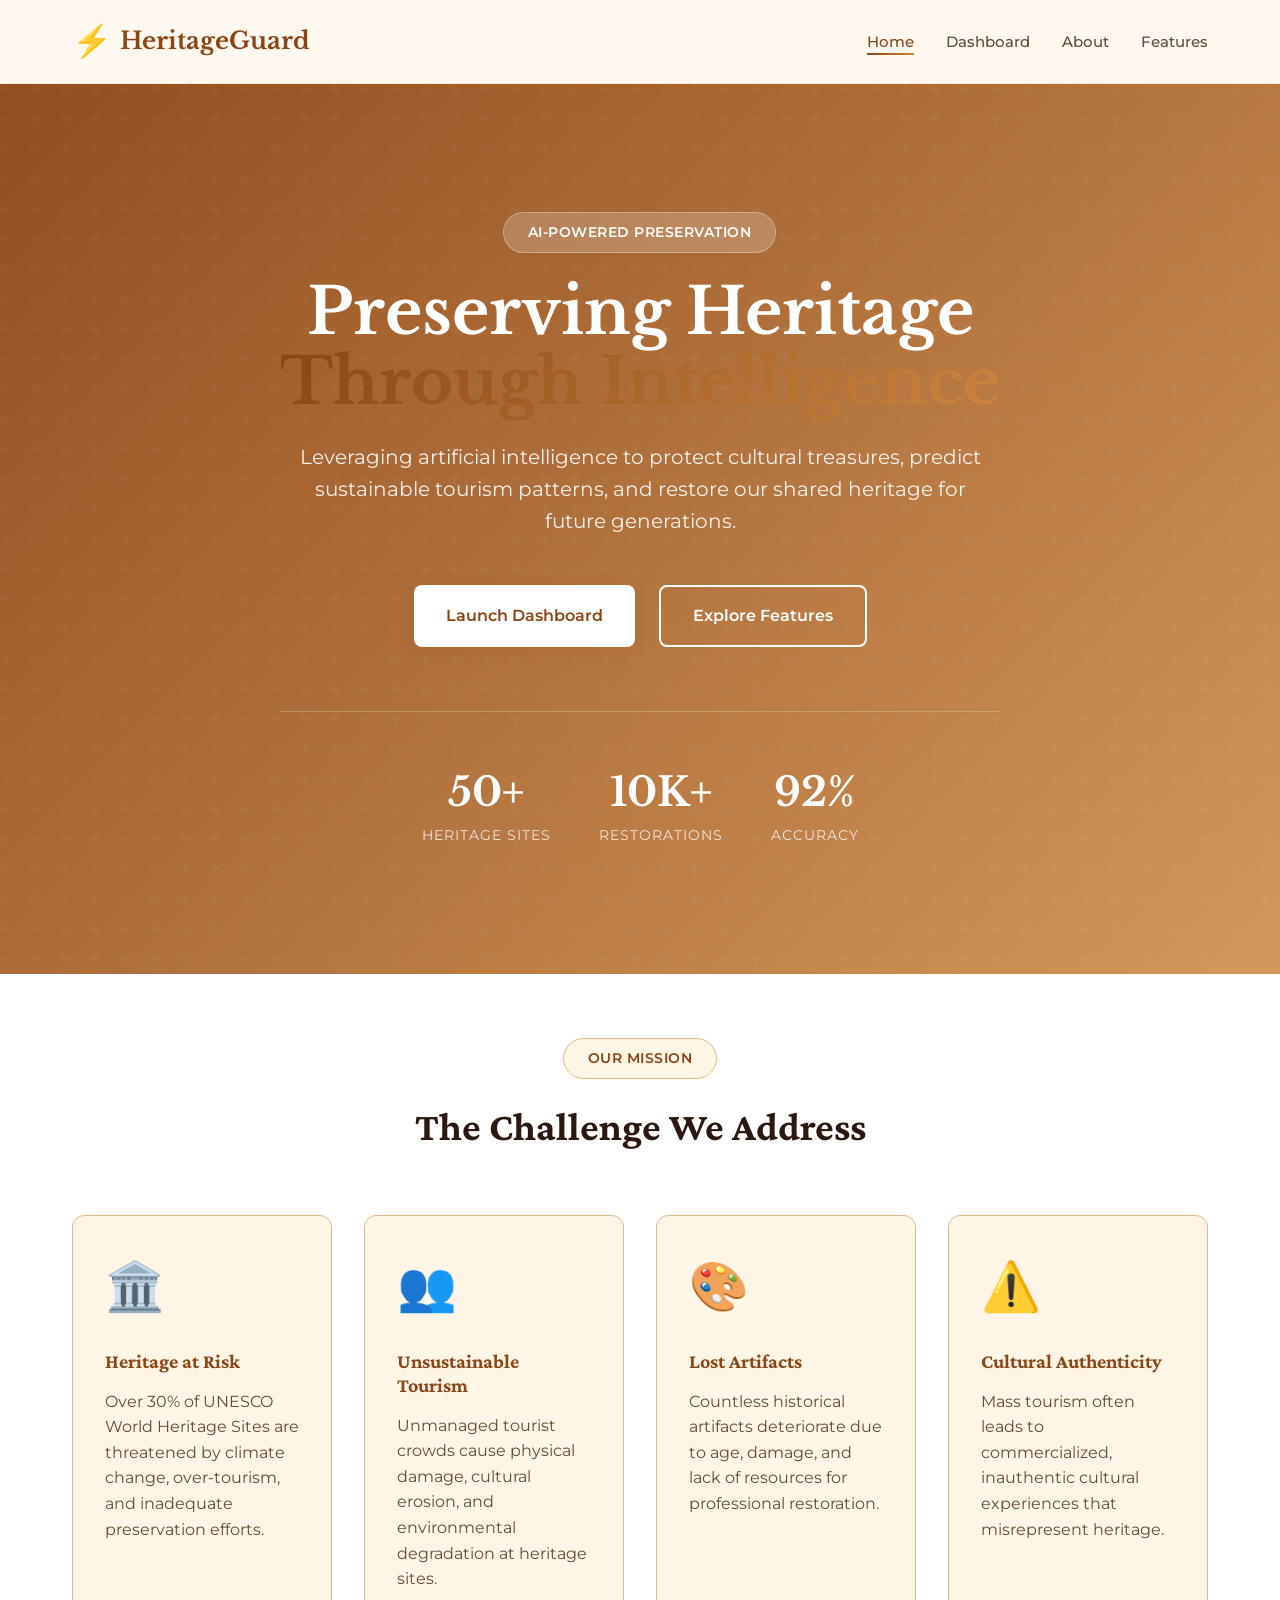
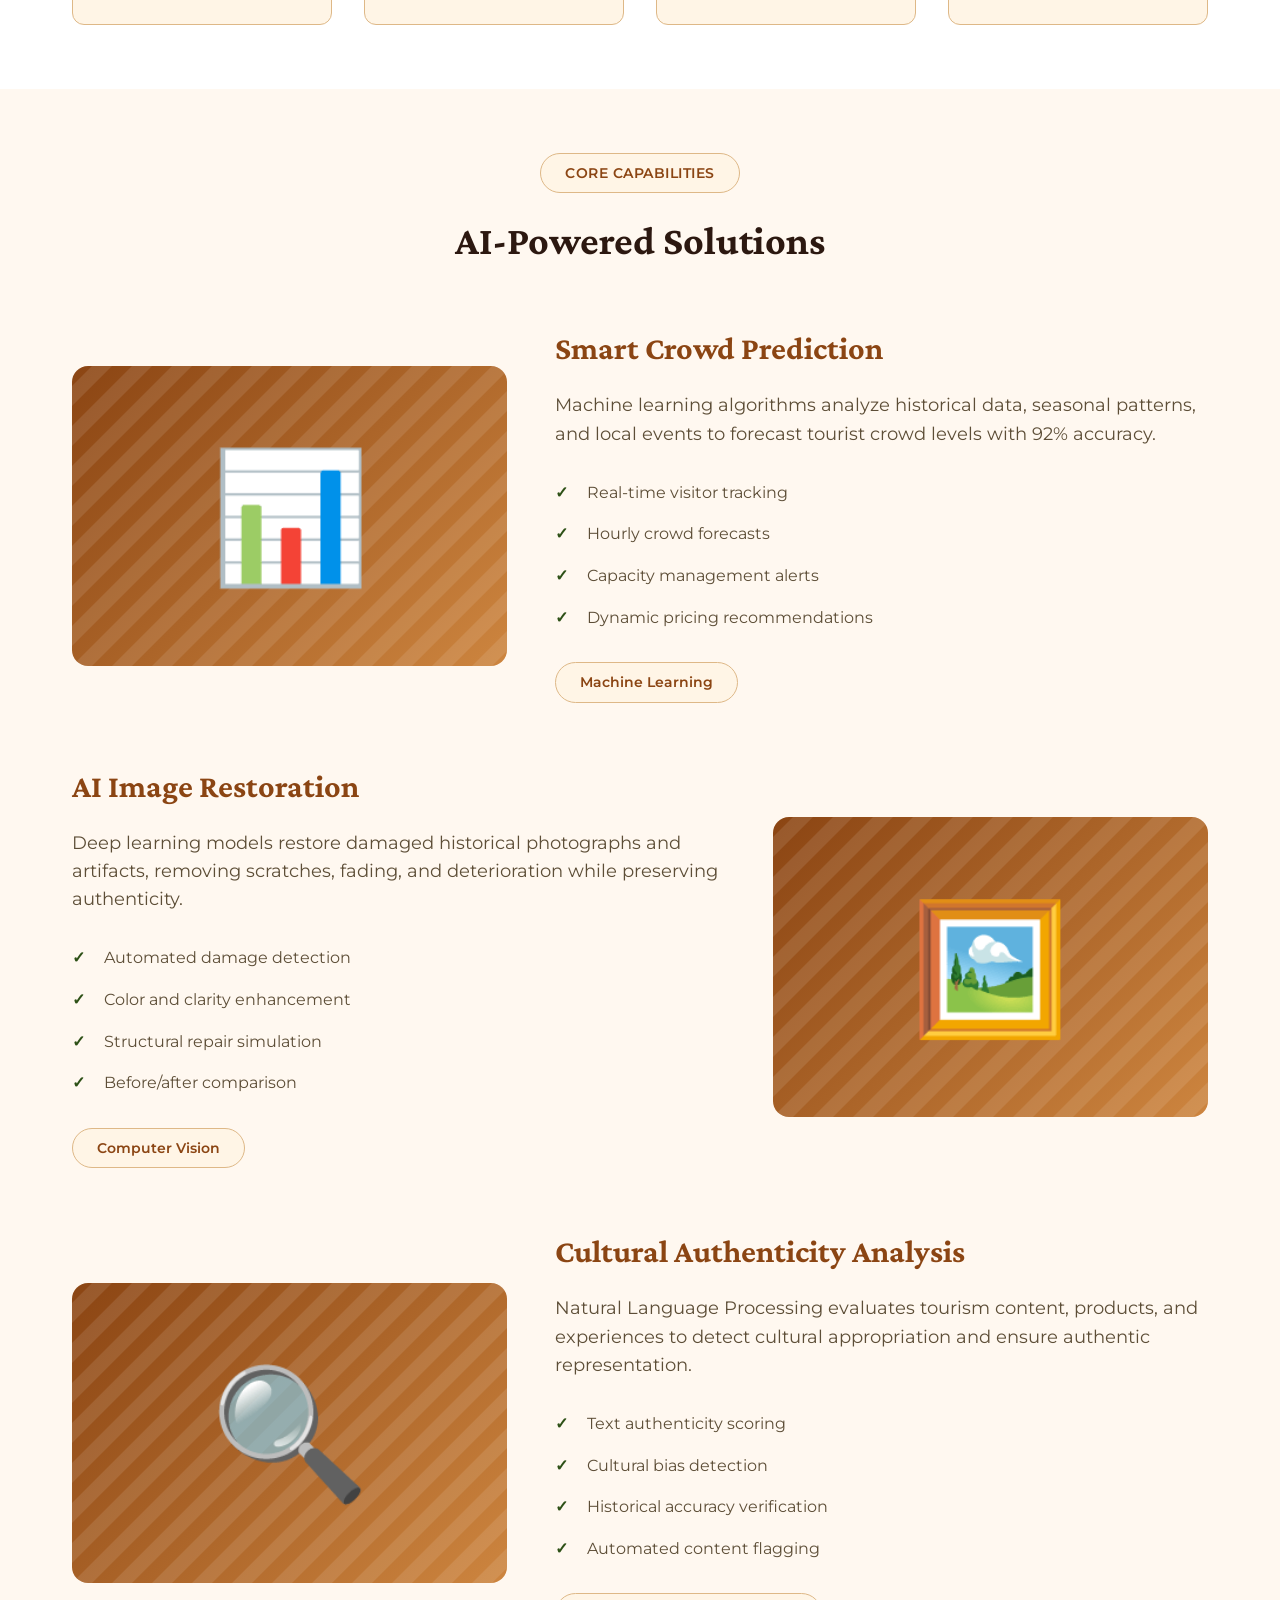
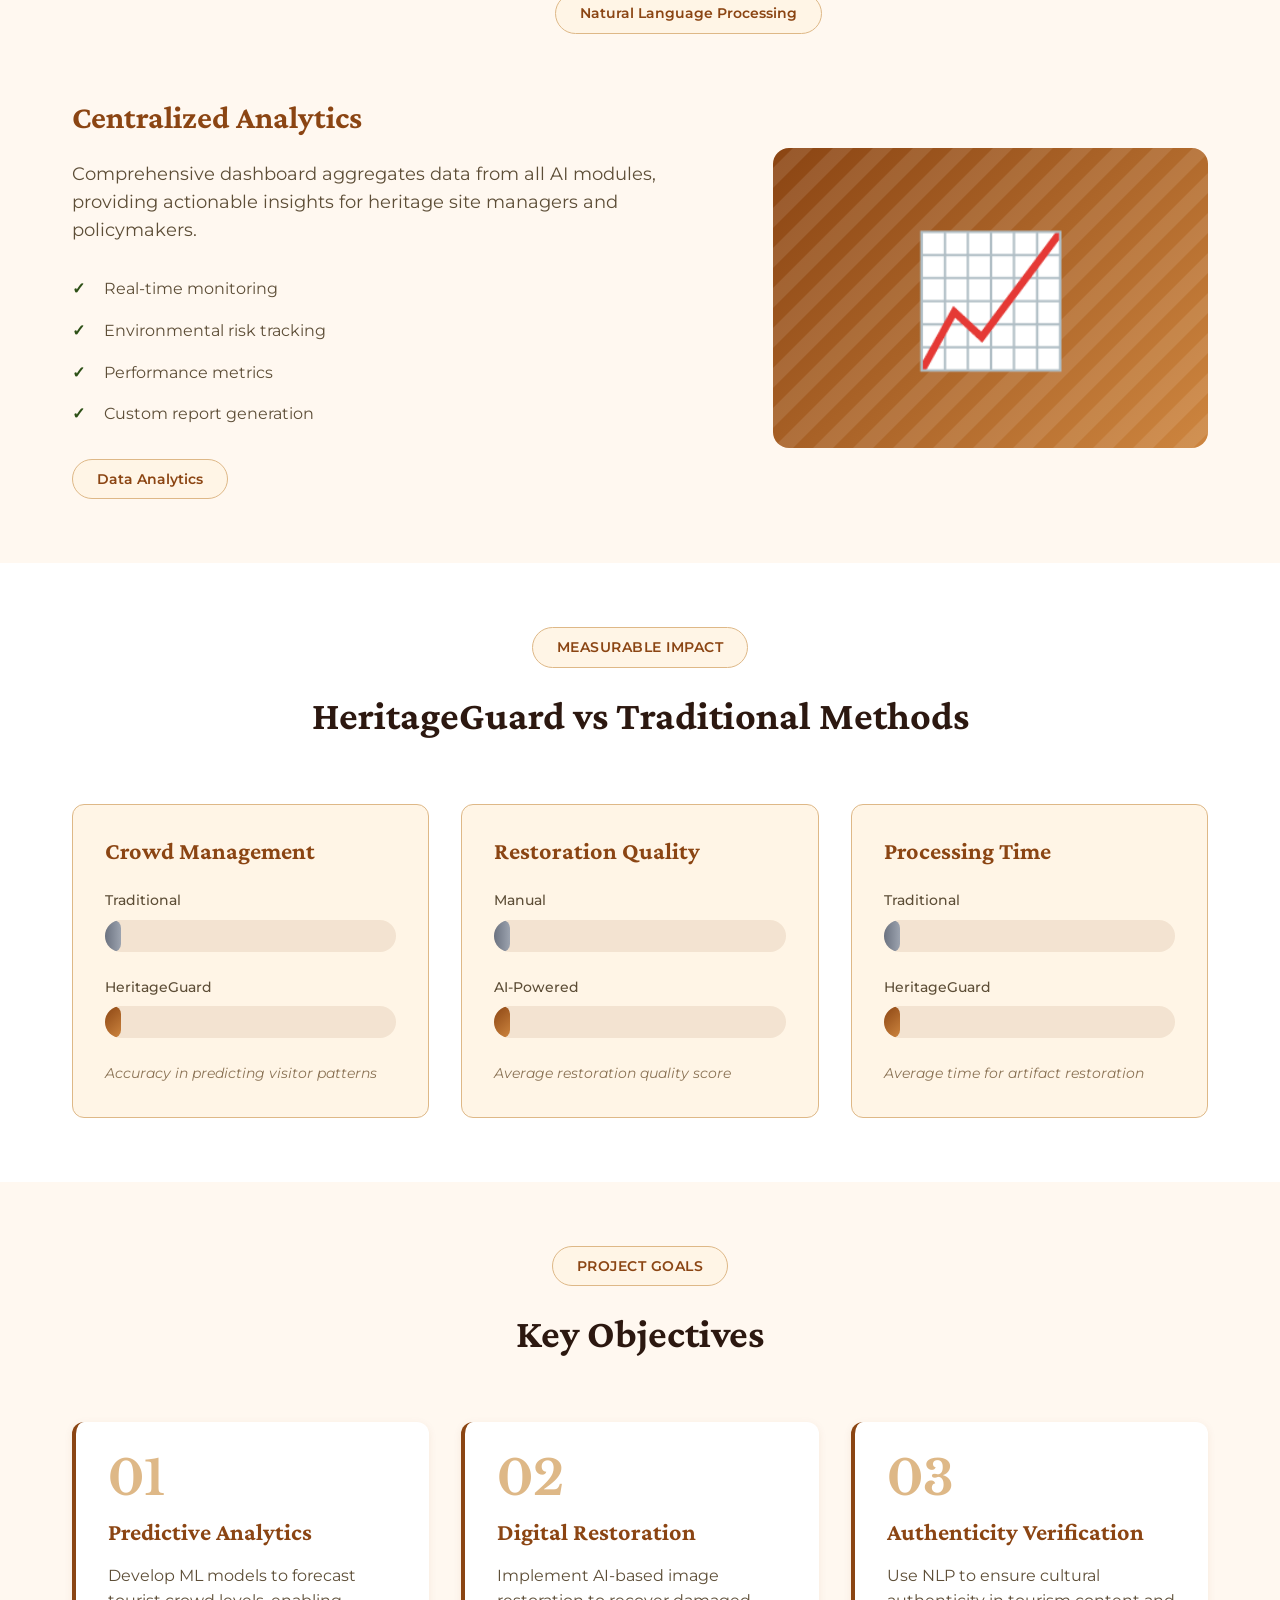
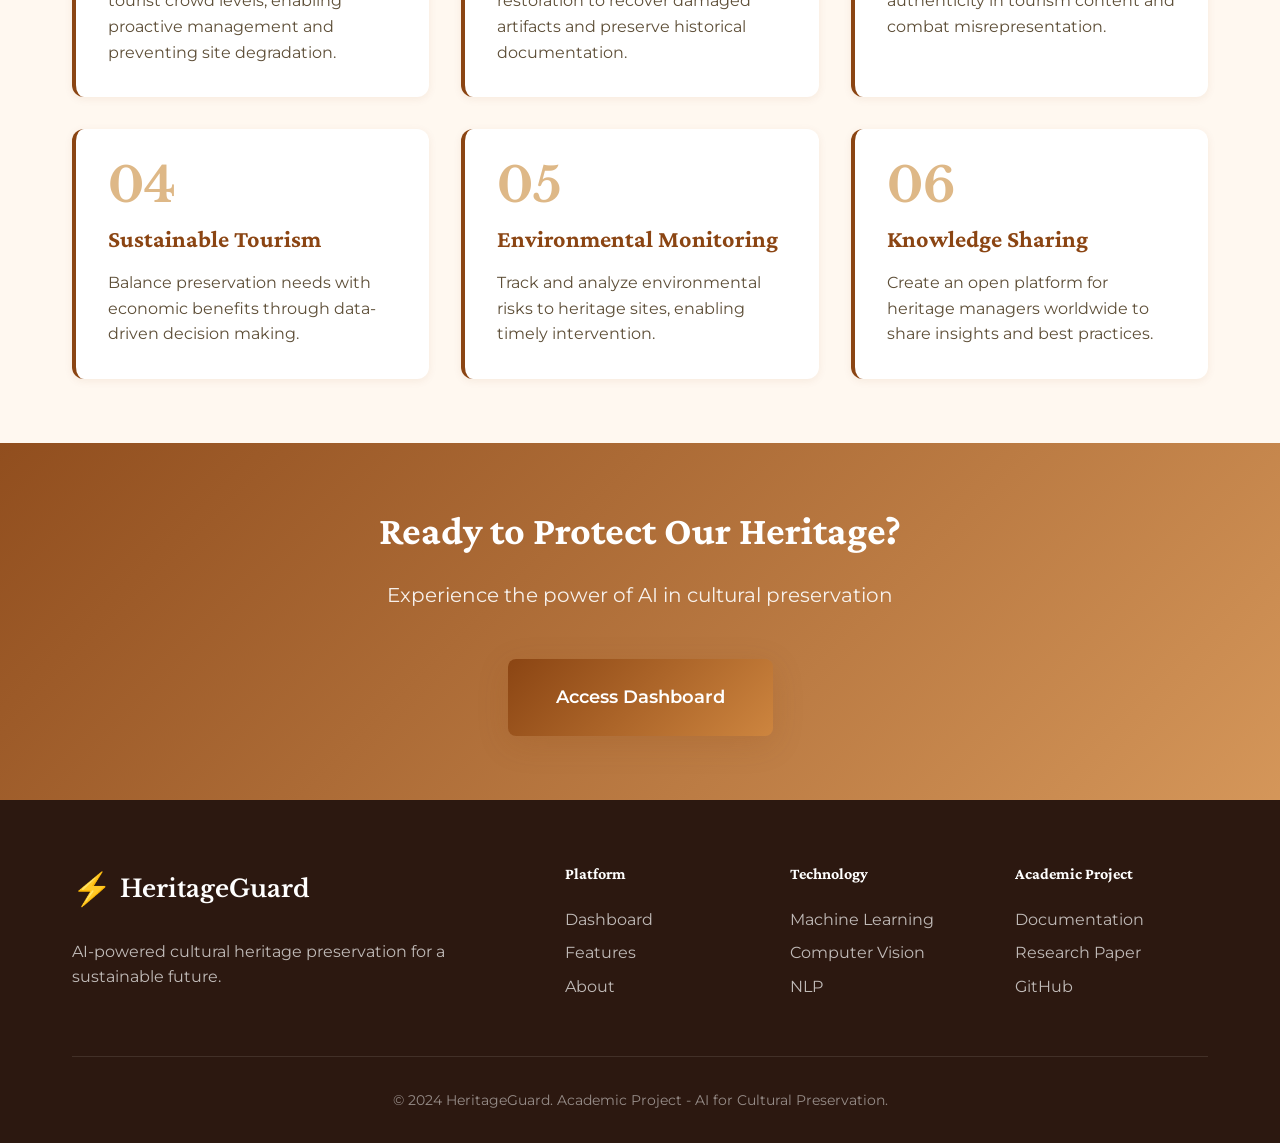
<file: index.html>
<!DOCTYPE html>
<html lang="en">
<head>
    <meta charset="UTF-8">
    <meta name="viewport" content="width=device-width, initial-scale=1.0">
    <title>HeritageGuard - AI for Cultural Preservation</title>
    <link href="https://fonts.googleapis.com/css2?family=Crimson+Pro:wght@300;400;600;700&family=Libre+Baskerville:wght@400;700&family=Montserrat:wght@300;400;500;600&display=swap" rel="stylesheet">
    <link rel="stylesheet" href="styles.css">
</head>
<body>
    <nav class="navbar">
        <div class="nav-container">
            <div class="logo">
                <span class="logo-icon">⚡</span>
                <span class="logo-text">HeritageGuard</span>
            </div>
            <ul class="nav-links">
                <li><a href="index.html" class="active">Home</a></li>
                <li><a href="dashboard.html">Dashboard</a></li>
                <li><a href="#about">About</a></li>
                <li><a href="#features">Features</a></li>
            </ul>
        </div>
    </nav>

    <section class="hero">
        <div class="hero-background"></div>
        <div class="hero-content">
            <div class="hero-badge">AI-Powered Preservation</div>
            <h1 class="hero-title">
                Preserving Heritage<br>
                <span class="gradient-text">Through Intelligence</span>
            </h1>
            <p class="hero-description">
                Leveraging artificial intelligence to protect cultural treasures,
                predict sustainable tourism patterns, and restore our shared heritage
                for future generations.
            </p>
            <div class="hero-buttons">
                <a href="dashboard.html" class="btn btn-primary">Launch Dashboard</a>
                <a href="#features" class="btn btn-secondary">Explore Features</a>
            </div>
            <div class="hero-stats">
                <div class="stat-item">
                    <div class="stat-number">50+</div>
                    <div class="stat-label">Heritage Sites</div>
                </div>
                <div class="stat-item">
                    <div class="stat-number">10K+</div>
                    <div class="stat-label">Restorations</div>
                </div>
                <div class="stat-item">
                    <div class="stat-number">92%</div>
                    <div class="stat-label">Accuracy</div>
                </div>
            </div>
        </div>
    </section>

    <section id="about" class="about-section">
        <div class="container">
            <div class="section-header">
                <span class="section-badge">Our Mission</span>
                <h2 class="section-title">The Challenge We Address</h2>
            </div>
            <div class="about-grid">
                <div class="about-card">
                    <div class="card-icon">🏛️</div>
                    <h3>Heritage at Risk</h3>
                    <p>Over 30% of UNESCO World Heritage Sites are threatened by climate change, over-tourism, and inadequate preservation efforts.</p>
                </div>
                <div class="about-card">
                    <div class="card-icon">👥</div>
                    <h3>Unsustainable Tourism</h3>
                    <p>Unmanaged tourist crowds cause physical damage, cultural erosion, and environmental degradation at heritage sites.</p>
                </div>
                <div class="about-card">
                    <div class="card-icon">🎨</div>
                    <h3>Lost Artifacts</h3>
                    <p>Countless historical artifacts deteriorate due to age, damage, and lack of resources for professional restoration.</p>
                </div>
                <div class="about-card">
                    <div class="card-icon">⚠️</div>
                    <h3>Cultural Authenticity</h3>
                    <p>Mass tourism often leads to commercialized, inauthentic cultural experiences that misrepresent heritage.</p>
                </div>
            </div>
        </div>
    </section>

    <section id="features" class="features-section">
        <div class="container">
            <div class="section-header">
                <span class="section-badge">Core Capabilities</span>
                <h2 class="section-title">AI-Powered Solutions</h2>
            </div>
            
            <div class="feature-showcase">
                <div class="feature-item">
                    <div class="feature-visual">
                        <div class="visual-icon">📊</div>
                        <div class="visual-decoration"></div>
                    </div>
                    <div class="feature-content">
                        <h3>Smart Crowd Prediction</h3>
                        <p>Machine learning algorithms analyze historical data, seasonal patterns, and local events to forecast tourist crowd levels with 92% accuracy.</p>
                        <ul class="feature-list">
                            <li>Real-time visitor tracking</li>
                            <li>Hourly crowd forecasts</li>
                            <li>Capacity management alerts</li>
                            <li>Dynamic pricing recommendations</li>
                        </ul>
                        <div class="feature-tag">Machine Learning</div>
                    </div>
                </div>

                <div class="feature-item reverse">
                    <div class="feature-visual">
                        <div class="visual-icon">🖼️</div>
                        <div class="visual-decoration"></div>
                    </div>
                    <div class="feature-content">
                        <h3>AI Image Restoration</h3>
                        <p>Deep learning models restore damaged historical photographs and artifacts, removing scratches, fading, and deterioration while preserving authenticity.</p>
                        <ul class="feature-list">
                            <li>Automated damage detection</li>
                            <li>Color and clarity enhancement</li>
                            <li>Structural repair simulation</li>
                            <li>Before/after comparison</li>
                        </ul>
                        <div class="feature-tag">Computer Vision</div>
                    </div>
                </div>

                <div class="feature-item">
                    <div class="feature-visual">
                        <div class="visual-icon">🔍</div>
                        <div class="visual-decoration"></div>
                    </div>
                    <div class="feature-content">
                        <h3>Cultural Authenticity Analysis</h3>
                        <p>Natural Language Processing evaluates tourism content, products, and experiences to detect cultural appropriation and ensure authentic representation.</p>
                        <ul class="feature-list">
                            <li>Text authenticity scoring</li>
                            <li>Cultural bias detection</li>
                            <li>Historical accuracy verification</li>
                            <li>Automated content flagging</li>
                        </ul>
                        <div class="feature-tag">Natural Language Processing</div>
                    </div>
                </div>

                <div class="feature-item reverse">
                    <div class="feature-visual">
                        <div class="visual-icon">📈</div>
                        <div class="visual-decoration"></div>
                    </div>
                    <div class="feature-content">
                        <h3>Centralized Analytics</h3>
                        <p>Comprehensive dashboard aggregates data from all AI modules, providing actionable insights for heritage site managers and policymakers.</p>
                        <ul class="feature-list">
                            <li>Real-time monitoring</li>
                            <li>Environmental risk tracking</li>
                            <li>Performance metrics</li>
                            <li>Custom report generation</li>
                        </ul>
                        <div class="feature-tag">Data Analytics</div>
                    </div>
                </div>
            </div>
        </div>
    </section>

    <section class="impact-section">
        <div class="container">
            <div class="section-header">
                <span class="section-badge">Measurable Impact</span>
                <h2 class="section-title">HeritageGuard vs Traditional Methods</h2>
            </div>
            
            <div class="comparison-grid">
                <div class="comparison-card">
                    <div class="comparison-header">
                        <h4>Crowd Management</h4>
                    </div>
                    <div class="comparison-bars">
                        <div class="bar-row">
                            <span class="bar-label">Traditional</span>
                            <div class="bar-container">
                                <div class="bar traditional" style="width: 45%;">45%</div>
                            </div>
                        </div>
                        <div class="bar-row">
                            <span class="bar-label">HeritageGuard</span>
                            <div class="bar-container">
                                <div class="bar heritage" style="width: 92%;">92%</div>
                            </div>
                        </div>
                    </div>
                    <p class="comparison-note">Accuracy in predicting visitor patterns</p>
                </div>

                <div class="comparison-card">
                    <div class="comparison-header">
                        <h4>Restoration Quality</h4>
                    </div>
                    <div class="comparison-bars">
                        <div class="bar-row">
                            <span class="bar-label">Manual</span>
                            <div class="bar-container">
                                <div class="bar traditional" style="width: 70%;">70%</div>
                            </div>
                        </div>
                        <div class="bar-row">
                            <span class="bar-label">AI-Powered</span>
                            <div class="bar-container">
                                <div class="bar heritage" style="width: 94%;">94%</div>
                            </div>
                        </div>
                    </div>
                    <p class="comparison-note">Average restoration quality score</p>
                </div>

                <div class="comparison-card">
                    <div class="comparison-header">
                        <h4>Processing Time</h4>
                    </div>
                    <div class="comparison-bars">
                        <div class="bar-row">
                            <span class="bar-label">Traditional</span>
                            <div class="bar-container">
                                <div class="bar traditional" style="width: 85%;">7 days</div>
                            </div>
                        </div>
                        <div class="bar-row">
                            <span class="bar-label">HeritageGuard</span>
                            <div class="bar-container">
                                <div class="bar heritage" style="width: 15%;">3 min</div>
                            </div>
                        </div>
                    </div>
                    <p class="comparison-note">Average time for artifact restoration</p>
                </div>
            </div>
        </div>
    </section>

    <section class="objectives-section">
        <div class="container">
            <div class="section-header">
                <span class="section-badge">Project Goals</span>
                <h2 class="section-title">Key Objectives</h2>
            </div>
            
            <div class="objectives-grid">
                <div class="objective-card">
                    <div class="objective-number">01</div>
                    <h3>Predictive Analytics</h3>
                    <p>Develop ML models to forecast tourist crowd levels, enabling proactive management and preventing site degradation.</p>
                </div>
                <div class="objective-card">
                    <div class="objective-number">02</div>
                    <h3>Digital Restoration</h3>
                    <p>Implement AI-based image restoration to recover damaged artifacts and preserve historical documentation.</p>
                </div>
                <div class="objective-card">
                    <div class="objective-number">03</div>
                    <h3>Authenticity Verification</h3>
                    <p>Use NLP to ensure cultural authenticity in tourism content and combat misrepresentation.</p>
                </div>
                <div class="objective-card">
                    <div class="objective-number">04</div>
                    <h3>Sustainable Tourism</h3>
                    <p>Balance preservation needs with economic benefits through data-driven decision making.</p>
                </div>
                <div class="objective-card">
                    <div class="objective-number">05</div>
                    <h3>Environmental Monitoring</h3>
                    <p>Track and analyze environmental risks to heritage sites, enabling timely intervention.</p>
                </div>
                <div class="objective-card">
                    <div class="objective-number">06</div>
                    <h3>Knowledge Sharing</h3>
                    <p>Create an open platform for heritage managers worldwide to share insights and best practices.</p>
                </div>
            </div>
        </div>
    </section>

    <section class="cta-section">
        <div class="cta-content">
            <h2>Ready to Protect Our Heritage?</h2>
            <p>Experience the power of AI in cultural preservation</p>
            <a href="dashboard.html" class="btn btn-cta">Access Dashboard</a>
        </div>
    </section>

    <footer class="footer">
        <div class="container">
            <div class="footer-content">
                <div class="footer-brand">
                    <div class="logo">
                        <span class="logo-icon">⚡</span>
                        <span class="logo-text">HeritageGuard</span>
                    </div>
                    <p>AI-powered cultural heritage preservation for a sustainable future.</p>
                </div>
                <div class="footer-links">
                    <div class="footer-column">
                        <h4>Platform</h4>
                        <a href="dashboard.html">Dashboard</a>
                        <a href="#features">Features</a>
                        <a href="#about">About</a>
                    </div>
                    <div class="footer-column">
                        <h4>Technology</h4>
                        <a href="#">Machine Learning</a>
                        <a href="#">Computer Vision</a>
                        <a href="#">NLP</a>
                    </div>
                    <div class="footer-column">
                        <h4>Academic Project</h4>
                        <a href="#">Documentation</a>
                        <a href="#">Research Paper</a>
                        <a href="#">GitHub</a>
                    </div>
                </div>
            </div>
            <div class="footer-bottom">
                <p>&copy; 2024 HeritageGuard. Academic Project - AI for Cultural Preservation.</p>
            </div>
        </div>
    </footer>

    <script src="script.js"></script>
</body>
</html>
</file>
<file: styles.css>
:root {
    --color-primary: #8B4513;
    --color-primary-light: #A0522D;
    --color-primary-dark: #654321;
    --color-secondary: #DAA520;
    --color-accent: #CD853F;
    --color-accent-light: #DEB887;
    --color-bg-light: #FFF8F0;
    --color-bg-dark: #2C1810;
    --color-surface: #FFFFFF;
    --color-surface-elevated: #FFF5E6;
    --color-text-primary: #2C1810;
    --color-text-secondary: #5D4E37;
    --color-text-light: #8B7355;
    --color-success: #2D5016;
    --color-warning: #D97706;
    --color-danger: #991B1B;
    --color-info: #1E40AF;
    --gradient-primary: linear-gradient(135deg, #8B4513 0%, #CD853F 100%);
    --gradient-secondary: linear-gradient(135deg, #DAA520 0%, #F4E4BC 100%);
    --gradient-hero: linear-gradient(135deg, rgba(139, 69, 19, 0.95) 0%, rgba(205, 133, 63, 0.85) 100%);
    --space-xs: 0.5rem;
    --space-sm: 1rem;
    --space-md: 1.5rem;
    --space-lg: 2rem;
    --space-xl: 3rem;
    --space-2xl: 4rem;
    --font-display: 'Libre Baskerville', serif;
    --font-heading: 'Crimson Pro', serif;
    --font-body: 'Montserrat', sans-serif;
    --shadow-sm: 0 2px 8px rgba(139, 69, 19, 0.08);
    --shadow-md: 0 4px 16px rgba(139, 69, 19, 0.12);
    --shadow-lg: 0 8px 32px rgba(139, 69, 19, 0.16);
    --shadow-xl: 0 16px 48px rgba(139, 69, 19, 0.24);
    --radius-sm: 4px;
    --radius-md: 8px;
    --radius-lg: 12px;
    --radius-xl: 16px;
    --transition-fast: 150ms cubic-bezier(0.4, 0, 0.2, 1);
    --transition-base: 250ms cubic-bezier(0.4, 0, 0.2, 1);
    --transition-slow: 350ms cubic-bezier(0.4, 0, 0.2, 1);
}

* {
    margin: 0;
    padding: 0;
    box-sizing: border-box;
}

html {
    scroll-behavior: smooth;
}

body {
    font-family: var(--font-body);
    font-size: 16px;
    line-height: 1.6;
    color: var(--color-text-primary);
    background: var(--color-bg-light);
    overflow-x: hidden;
}

.container {
    max-width: 1200px;
    margin: 0 auto;
    padding: 0 var(--space-lg);
}

h1, h2, h3, h4, h5, h6 {
    font-family: var(--font-heading);
    font-weight: 700;
    line-height: 1.2;
    color: var(--color-text-primary);
}

h1 { font-size: 3.5rem; }
h2 { font-size: 2.5rem; }
h3 { font-size: 1.75rem; }
h4 { font-size: 1.5rem; }
h5 { font-size: 1.25rem; }
h6 { font-size: 1rem; }

.gradient-text {
    background: var(--gradient-primary);
    -webkit-background-clip: text;
    -webkit-text-fill-color: transparent;
    background-clip: text;
}

.navbar {
    position: sticky;
    top: 0;
    background: rgba(255, 248, 240, 0.95);
    backdrop-filter: blur(10px);
    border-bottom: 1px solid rgba(139, 69, 19, 0.1);
    z-index: 1000;
    padding: var(--space-sm) 0;
}

.nav-container {
    max-width: 1200px;
    margin: 0 auto;
    padding: 0 var(--space-lg);
    display: flex;
    justify-content: space-between;
    align-items: center;
}

.logo {
    display: flex;
    align-items: center;
    gap: var(--space-xs);
    font-family: var(--font-display);
    font-size: 1.5rem;
    font-weight: 700;
    color: var(--color-primary);
    text-decoration: none;
}

.logo-icon {
    font-size: 2rem;
    animation: pulse 2s ease-in-out infinite;
}

@keyframes pulse {
    0%, 100% { opacity: 1; transform: scale(1); }
    50% { opacity: 0.8; transform: scale(1.1); }
}

.nav-links {
    display: flex;
    list-style: none;
    gap: var(--space-lg);
}

.nav-links a {
    color: var(--color-text-secondary);
    text-decoration: none;
    font-weight: 500;
    font-size: 0.95rem;
    transition: color var(--transition-base);
    position: relative;
}

.nav-links a::after {
    content: '';
    position: absolute;
    bottom: -4px;
    left: 0;
    width: 0;
    height: 2px;
    background: var(--gradient-primary);
    transition: width var(--transition-base);
}

.nav-links a:hover,
.nav-links a.active {
    color: var(--color-primary);
}

.nav-links a:hover::after,
.nav-links a.active::after {
    width: 100%;
}

.hero {
    position: relative;
    min-height: 90vh;
    display: flex;
    align-items: center;
    justify-content: center;
    overflow: hidden;
    background: var(--gradient-hero);
}

.hero-background {
    position: absolute;
    inset: 0;
    background-image: url("data:image/svg+xml,%3Csvg width='60' height='60' viewBox='0 0 60 60' xmlns='http://www.w3.org/2000/svg'%3E%3Cg fill='none' fill-rule='evenodd'%3E%3Cg fill='%23FFF8F0' fill-opacity='0.08'%3E%3Cpath d='M36 34v-4h-2v4h-4v2h4v4h2v-4h4v-2h-4zm0-30V0h-2v4h-4v2h4v4h2V6h4V4h-4zM6 34v-4H4v4H0v2h4v4h2v-4h4v-2H6zM6 4V0H4v4H0v2h4v4h2V6h4V4H6z'/%3E%3C/g%3E%3C/g%3E%3C/svg%3E");
    opacity: 0.4;
}

.hero-content {
    position: relative;
    z-index: 1;
    text-align: center;
    max-width: 900px;
    padding: var(--space-2xl) var(--space-lg);
    animation: fadeInUp 1s ease-out;
}

@keyframes fadeInUp {
    from { opacity: 0; transform: translateY(30px); }
    to { opacity: 1; transform: translateY(0); }
}

.hero-badge {
    display: inline-block;
    padding: var(--space-xs) var(--space-md);
    background: rgba(255, 255, 255, 0.2);
    backdrop-filter: blur(10px);
    border: 1px solid rgba(255, 255, 255, 0.3);
    border-radius: 50px;
    color: white;
    font-size: 0.875rem;
    font-weight: 600;
    letter-spacing: 0.5px;
    text-transform: uppercase;
    margin-bottom: var(--space-md);
    animation: fadeIn 1s ease-out 0.3s backwards;
}

.hero-title {
    font-size: 4rem;
    color: white;
    margin-bottom: var(--space-md);
    font-family: var(--font-display);
    line-height: 1.1;
    animation: fadeIn 1s ease-out 0.5s backwards;
}

.hero-description {
    font-size: 1.25rem;
    color: rgba(255, 255, 255, 0.9);
    margin-bottom: var(--space-xl);
    max-width: 700px;
    margin-left: auto;
    margin-right: auto;
    animation: fadeIn 1s ease-out 0.7s backwards;
}

@keyframes fadeIn {
    from { opacity: 0; }
    to { opacity: 1; }
}

.hero-buttons {
    display: flex;
    gap: var(--space-md);
    justify-content: center;
    margin-bottom: var(--space-2xl);
    animation: fadeIn 1s ease-out 0.9s backwards;
}

.hero-stats {
    display: flex;
    gap: var(--space-xl);
    justify-content: center;
    padding-top: var(--space-xl);
    border-top: 1px solid rgba(255, 255, 255, 0.2);
    animation: fadeIn 1s ease-out 1.1s backwards;
}

.stat-item {
    text-align: center;
}

.stat-number {
    font-size: 2.5rem;
    font-weight: 700;
    color: white;
    font-family: var(--font-display);
}

.stat-label {
    font-size: 0.875rem;
    color: rgba(255, 255, 255, 0.8);
    text-transform: uppercase;
    letter-spacing: 1px;
}

.btn {
    display: inline-flex;
    align-items: center;
    justify-content: center;
    padding: var(--space-sm) var(--space-lg);
    border-radius: var(--radius-md);
    font-weight: 600;
    font-size: 1rem;
    text-decoration: none;
    border: none;
    cursor: pointer;
    transition: all var(--transition-base);
    font-family: var(--font-body);
}

.btn-primary {
    background: white;
    color: var(--color-primary);
    box-shadow: var(--shadow-md);
}

.btn-primary:hover {
    transform: translateY(-2px);
    box-shadow: var(--shadow-lg);
}

.btn-secondary {
    background: transparent;
    color: white;
    border: 2px solid white;
}

.btn-secondary:hover {
    background: white;
    color: var(--color-primary);
}

.btn-cta {
    background: var(--gradient-primary);
    color: white;
    padding: var(--space-md) var(--space-xl);
    font-size: 1.125rem;
    box-shadow: var(--shadow-lg);
}

.btn-cta:hover {
    transform: translateY(-3px);
    box-shadow: var(--shadow-xl);
}

.btn-full {
    width: 100%;
}

section {
    padding: var(--space-2xl) 0;
}

.section-header {
    text-align: center;
    margin-bottom: var(--space-2xl);
}

.section-badge {
    display: inline-block;
    padding: var(--space-xs) var(--space-md);
    background: var(--color-surface-elevated);
    border: 1px solid var(--color-accent-light);
    border-radius: 50px;
    color: var(--color-primary);
    font-size: 0.875rem;
    font-weight: 600;
    letter-spacing: 0.5px;
    text-transform: uppercase;
    margin-bottom: var(--space-md);
}

.section-title {
    font-size: 2.5rem;
    color: var(--color-text-primary);
    margin-bottom: var(--space-md);
}

.about-section {
    background: var(--color-surface);
}

.about-grid {
    display: grid;
    grid-template-columns: repeat(auto-fit, minmax(250px, 1fr));
    gap: var(--space-lg);
}

.about-card {
    padding: var(--space-lg);
    background: var(--color-surface-elevated);
    border-radius: var(--radius-lg);
    border: 1px solid var(--color-accent-light);
    transition: all var(--transition-base);
}

.about-card:hover {
    transform: translateY(-5px);
    box-shadow: var(--shadow-lg);
}

.card-icon {
    font-size: 3rem;
    margin-bottom: var(--space-md);
}

.about-card h3 {
    font-size: 1.25rem;
    margin-bottom: var(--space-sm);
    color: var(--color-primary);
}

.about-card p {
    color: var(--color-text-secondary);
    line-height: 1.6;
}

.features-section {
    background: var(--color-bg-light);
}

.feature-showcase {
    display: flex;
    flex-direction: column;
    gap: var(--space-2xl);
}

.feature-item {
    display: grid;
    grid-template-columns: 1fr 1.5fr;
    gap: var(--space-xl);
    align-items: center;
}

.feature-item.reverse {
    direction: rtl;
}

.feature-item.reverse > * {
    direction: ltr;
}

.feature-visual {
    position: relative;
    height: 300px;
    display: flex;
    align-items: center;
    justify-content: center;
    background: var(--gradient-primary);
    border-radius: var(--radius-xl);
    overflow: hidden;
}

.visual-icon {
    font-size: 8rem;
    position: relative;
    z-index: 2;
}

.visual-decoration {
    position: absolute;
    inset: 0;
    background-image: url("data:image/svg+xml,%3Csvg width='40' height='40' viewBox='0 0 40 40' xmlns='http://www.w3.org/2000/svg'%3E%3Cg fill='%23FFFFFF' fill-opacity='0.1' fill-rule='evenodd'%3E%3Cpath d='M0 40L40 0H20L0 20M40 40V20L20 40'/%3E%3C/g%3E%3C/svg%3E");
}

.feature-content h3 {
    font-size: 2rem;
    margin-bottom: var(--space-md);
    color: var(--color-primary);
}

.feature-content p {
    color: var(--color-text-secondary);
    margin-bottom: var(--space-md);
    font-size: 1.1rem;
}

.feature-list {
    list-style: none;
    margin-bottom: var(--space-md);
}

.feature-list li {
    padding: var(--space-xs) 0;
    color: var(--color-text-secondary);
    position: relative;
    padding-left: var(--space-lg);
}

.feature-list li::before {
    content: '✓';
    position: absolute;
    left: 0;
    color: var(--color-success);
    font-weight: 700;
}

.feature-tag {
    display: inline-block;
    padding: var(--space-xs) var(--space-md);
    background: var(--color-surface-elevated);
    border: 1px solid var(--color-accent-light);
    border-radius: 50px;
    color: var(--color-primary);
    font-size: 0.875rem;
    font-weight: 600;
}

.impact-section {
    background: var(--color-surface);
    padding: var(--space-2xl) 0;
}

.comparison-grid {
    display: grid;
    grid-template-columns: repeat(auto-fit, minmax(300px, 1fr));
    gap: var(--space-lg);
}

.comparison-card {
    background: var(--color-surface-elevated);
    padding: var(--space-lg);
    border-radius: var(--radius-lg);
    border: 1px solid var(--color-accent-light);
}

.comparison-header h4 {
    color: var(--color-primary);
    margin-bottom: var(--space-md);
}

.comparison-bars {
    margin-bottom: var(--space-md);
}

.bar-row {
    margin-bottom: var(--space-md);
}

.bar-label {
    display: block;
    font-size: 0.875rem;
    color: var(--color-text-secondary);
    margin-bottom: var(--space-xs);
    font-weight: 500;
}

.bar-container {
    background: rgba(139, 69, 19, 0.1);
    border-radius: 50px;
    height: 32px;
    position: relative;
    overflow: hidden;
}

.bar {
    height: 100%;
    border-radius: 50px;
    display: flex;
    align-items: center;
    justify-content: flex-end;
    padding-right: var(--space-sm);
    color: white;
    font-weight: 700;
    font-size: 0.875rem;
    transition: width 1s ease-out;
}

.bar.traditional {
    background: linear-gradient(90deg, #6B7280 0%, #9CA3AF 100%);
}

.bar.heritage {
    background: var(--gradient-primary);
}

.comparison-note {
    font-size: 0.875rem;
    color: var(--color-text-light);
    font-style: italic;
}

.objectives-section {
    background: var(--color-bg-light);
}

.objectives-grid {
    display: grid;
    grid-template-columns: repeat(auto-fit, minmax(300px, 1fr));
    gap: var(--space-lg);
}

.objective-card {
    background: var(--color-surface);
    padding: var(--space-lg);
    border-radius: var(--radius-lg);
    border-left: 4px solid var(--color-primary);
    box-shadow: var(--shadow-sm);
    transition: all var(--transition-base);
}

.objective-card:hover {
    transform: translateX(5px);
    box-shadow: var(--shadow-md);
}

.objective-number {
    font-size: 3rem;
    font-weight: 700;
    color: var(--color-accent-light);
    font-family: var(--font-display);
    line-height: 1;
    margin-bottom: var(--space-sm);
}

.objective-card h3 {
    font-size: 1.5rem;
    color: var(--color-primary);
    margin-bottom: var(--space-sm);
}

.objective-card p {
    color: var(--color-text-secondary);
    line-height: 1.6;
}

.cta-section {
    background: var(--gradient-hero);
    text-align: center;
    padding: var(--space-2xl) var(--space-lg);
}

.cta-content h2 {
    color: white;
    font-size: 2.5rem;
    margin-bottom: var(--space-md);
}

.cta-content p {
    color: rgba(255, 255, 255, 0.9);
    font-size: 1.25rem;
    margin-bottom: var(--space-xl);
}

.dashboard-page {
    background: #F9FAFB;
}

.dashboard-header {
    background: var(--color-surface);
    border-bottom: 1px solid rgba(139, 69, 19, 0.1);
    padding: var(--space-lg) 0;
    margin-bottom: var(--space-lg);
}

.dashboard-header .container {
    display: flex;
    justify-content: space-between;
    align-items: center;
}

.dashboard-title h1 {
    font-size: 2rem;
    margin-bottom: var(--space-xs);
}

.dashboard-title p {
    color: var(--color-text-secondary);
}

.dashboard-status {
    display: flex;
    align-items: center;
    gap: var(--space-md);
}

.status-badge {
    display: flex;
    align-items: center;
    gap: var(--space-xs);
    padding: var(--space-xs) var(--space-md);
    background: var(--color-surface-elevated);
    border-radius: 50px;
    font-size: 0.875rem;
    font-weight: 600;
}

.status-badge.status-online {
    color: var(--color-success);
    border: 1px solid var(--color-success);
}

.status-dot {
    width: 8px;
    height: 8px;
    background: var(--color-success);
    border-radius: 50%;
    animation: pulse-dot 2s ease-in-out infinite;
}

@keyframes pulse-dot {
    0%, 100% { opacity: 1; }
    50% { opacity: 0.5; }
}

.last-updated {
    font-size: 0.875rem;
    color: var(--color-text-light);
}

.overview-grid {
    display: grid;
    grid-template-columns: repeat(auto-fit, minmax(250px, 1fr));
    gap: var(--space-md);
    margin-bottom: var(--space-xl);
}

.metric-card {
    background: var(--color-surface);
    padding: var(--space-lg);
    border-radius: var(--radius-lg);
    box-shadow: var(--shadow-sm);
    display: flex;
    align-items: center;
    gap: var(--space-md);
    transition: all var(--transition-base);
    border-left: 4px solid transparent;
}

.metric-card:hover {
    transform: translateY(-3px);
    box-shadow: var(--shadow-md);
}

.metric-card.card-primary { border-left-color: var(--color-primary); }
.metric-card.card-success { border-left-color: var(--color-success); }
.metric-card.card-warning { border-left-color: var(--color-warning); }
.metric-card.card-info { border-left-color: var(--color-info); }

.metric-icon {
    font-size: 2.5rem;
}

.metric-content {
    flex: 1;
}

.metric-label {
    font-size: 0.875rem;
    color: var(--color-text-secondary);
    margin-bottom: var(--space-xs);
    text-transform: uppercase;
    letter-spacing: 0.5px;
}

.metric-value {
    font-size: 2rem;
    font-weight: 700;
    color: var(--color-text-primary);
    font-family: var(--font-heading);
}

.metric-change {
    font-size: 0.875rem;
    color: var(--color-text-light);
    margin-top: var(--space-xs);
}

.loading-dots::after {
    content: '';
    animation: dots 1.5s steps(4, end) infinite;
}

@keyframes dots {
    0%, 20% { content: '.'; }
    40% { content: '..'; }
    60%, 100% { content: '...'; }
}

.ai-modules-section {
    margin-bottom: var(--space-xl);
}

.modules-grid {
    display: grid;
    grid-template-columns: repeat(auto-fit, minmax(350px, 1fr));
    gap: var(--space-lg);
}

.module-card {
    background: var(--color-surface);
    border-radius: var(--radius-lg);
    box-shadow: var(--shadow-sm);
    overflow: hidden;
    transition: all var(--transition-base);
}

.module-card:hover {
    box-shadow: var(--shadow-md);
}

.module-header {
    display: flex;
    align-items: center;
    gap: var(--space-md);
    padding: var(--space-lg);
    background: var(--gradient-primary);
    color: white;
}

.module-icon {
    font-size: 2.5rem;
}

.module-header h3 {
    font-size: 1.25rem;
    color: white;
    margin-bottom: var(--space-xs);
}

.module-header p {
    font-size: 0.875rem;
    color: rgba(255, 255, 255, 0.9);
}

.module-form {
    padding: var(--space-lg);
}

.form-group {
    margin-bottom: var(--space-md);
}

.form-group label {
    display: block;
    font-size: 0.875rem;
    font-weight: 600;
    color: var(--color-text-secondary);
    margin-bottom: var(--space-xs);
}

.form-control {
    width: 100%;
    padding: var(--space-sm);
    border: 1px solid rgba(139, 69, 19, 0.2);
    border-radius: var(--radius-md);
    font-family: var(--font-body);
    font-size: 0.95rem;
    transition: all var(--transition-base);
}

.form-control:focus {
    outline: none;
    border-color: var(--color-primary);
    box-shadow: 0 0 0 3px rgba(139, 69, 19, 0.1);
}

textarea.form-control {
    resize: vertical;
    min-height: 100px;
}

.btn-loader {
    display: none;
}

.module-result {
    border-top: 1px solid rgba(139, 69, 19, 0.1);
    padding: var(--space-lg);
    background: var(--color-surface-elevated);
    animation: slideDown 0.3s ease-out;
}

@keyframes slideDown {
    from { opacity: 0; transform: translateY(-10px); }
    to { opacity: 1; transform: translateY(0); }
}

.result-header {
    display: flex;
    justify-content: space-between;
    align-items: center;
    margin-bottom: var(--space-md);
}

.result-header h4 {
    color: var(--color-primary);
}

.btn-close {
    background: none;
    border: none;
    font-size: 1.5rem;
    color: var(--color-text-light);
    cursor: pointer;
    transition: color var(--transition-fast);
}

.btn-close:hover {
    color: var(--color-danger);
}

.result-content {
    color: var(--color-text-secondary);
}

.result-stat {
    display: flex;
    justify-content: space-between;
    padding: var(--space-sm) 0;
    border-bottom: 1px solid rgba(139, 69, 19, 0.1);
}

.result-stat:last-child {
    border-bottom: none;
}

.result-stat-label {
    font-weight: 600;
    color: var(--color-text-secondary);
}

.result-stat-value {
    font-weight: 700;
    color: var(--color-primary);
}

.result-badge {
    display: inline-block;
    padding: var(--space-xs) var(--space-md);
    border-radius: 50px;
    font-size: 0.875rem;
    font-weight: 600;
    margin: var(--space-xs) var(--space-xs) var(--space-xs) 0;
}

.result-badge.badge-success {
    background: rgba(45, 80, 22, 0.1);
    color: var(--color-success);
}

.result-badge.badge-warning {
    background: rgba(217, 119, 6, 0.1);
    color: var(--color-warning);
}

.result-badge.badge-danger {
    background: rgba(153, 27, 27, 0.1);
    color: var(--color-danger);
}

.charts-section {
    margin-bottom: var(--space-xl);
}

.charts-grid {
    display: grid;
    grid-template-columns: repeat(auto-fit, minmax(400px, 1fr));
    gap: var(--space-lg);
}

.chart-card {
    background: var(--color-surface);
    border-radius: var(--radius-lg);
    box-shadow: var(--shadow-sm);
    padding: var(--space-lg);
}

.chart-header {
    display: flex;
    justify-content: space-between;
    align-items: center;
    margin-bottom: var(--space-md);
}

.chart-header h3 {
    font-size: 1.25rem;
    color: var(--color-primary);
}

.chart-badge {
    padding: var(--space-xs) var(--space-md);
    background: var(--color-surface-elevated);
    border-radius: 50px;
    font-size: 0.75rem;
    font-weight: 600;
    color: var(--color-text-secondary);
}

.chart-container {
    position: relative;
    height: 250px;
}

.performance-bars {
    display: flex;
    flex-direction: column;
    gap: var(--space-md);
}

.perf-bar-item {
    display: flex;
    flex-direction: column;
    gap: var(--space-xs);
}

.perf-label {
    font-size: 0.875rem;
    font-weight: 600;
    color: var(--color-text-secondary);
}

.perf-bar-container {
    background: rgba(139, 69, 19, 0.1);
    border-radius: 50px;
    height: 28px;
    position: relative;
    overflow: hidden;
}

.perf-bar {
    height: 100%;
    background: var(--gradient-primary);
    border-radius: 50px;
    display: flex;
    align-items: center;
    justify-content: flex-end;
    padding-right: var(--space-sm);
    color: white;
    font-weight: 700;
    font-size: 0.875rem;
    transition: width 1s ease-out;
}

.alerts-section {
    margin-bottom: var(--space-xl);
}

.alerts-container {
    display: flex;
    flex-direction: column;
    gap: var(--space-md);
}

.alert {
    padding: var(--space-md);
    border-radius: var(--radius-md);
    border-left: 4px solid;
    background: var(--color-surface);
    box-shadow: var(--shadow-sm);
    animation: slideIn 0.3s ease-out;
}

@keyframes slideIn {
    from { opacity: 0; transform: translateX(-20px); }
    to { opacity: 1; transform: translateX(0); }
}

.alert-success { border-left-color: var(--color-success); }
.alert-warning { border-left-color: var(--color-warning); }
.alert-danger { border-left-color: var(--color-danger); }
.alert-info { border-left-color: var(--color-info); }

.alert-header {
    display: flex;
    align-items: center;
    gap: var(--space-sm);
    font-weight: 600;
    margin-bottom: var(--space-xs);
}

.alert-message {
    color: var(--color-text-secondary);
}

.alert-placeholder {
    text-align: center;
    padding: var(--space-xl);
    color: var(--color-text-light);
}

.footer {
    background: var(--color-bg-dark);
    color: rgba(255, 255, 255, 0.8);
    padding: var(--space-2xl) 0 var(--space-lg);
}

.footer-content {
    display: grid;
    grid-template-columns: 2fr 3fr;
    gap: var(--space-2xl);
    margin-bottom: var(--space-xl);
}

.footer-brand .logo {
    color: white;
    margin-bottom: var(--space-md);
}

.footer-brand p {
    color: rgba(255, 255, 255, 0.7);
}

.footer-links {
    display: grid;
    grid-template-columns: repeat(3, 1fr);
    gap: var(--space-lg);
}

.footer-column h4 {
    color: white;
    font-size: 1rem;
    margin-bottom: var(--space-md);
}

.footer-column a {
    display: block;
    color: rgba(255, 255, 255, 0.7);
    text-decoration: none;
    margin-bottom: var(--space-xs);
    transition: color var(--transition-base);
}

.footer-column a:hover {
    color: white;
}

.footer-bottom {
    padding-top: var(--space-lg);
    border-top: 1px solid rgba(255, 255, 255, 0.1);
    text-align: center;
    color: rgba(255, 255, 255, 0.5);
    font-size: 0.875rem;
}

@media (max-width: 768px) {
    h1 { font-size: 2.5rem; }
    h2 { font-size: 2rem; }
    .hero-title { font-size: 2.5rem; }
    .hero-stats { flex-direction: column; gap: var(--space-md); }
    .feature-item, .feature-item.reverse { grid-template-columns: 1fr; direction: ltr; }
    .nav-links { gap: var(--space-md); }
    .footer-content { grid-template-columns: 1fr; }
    .footer-links { grid-template-columns: 1fr; }
    .dashboard-header .container { flex-direction: column; align-items: flex-start; gap: var(--space-md); }
    .modules-grid, .charts-grid { grid-template-columns: 1fr; }
}
</file>
